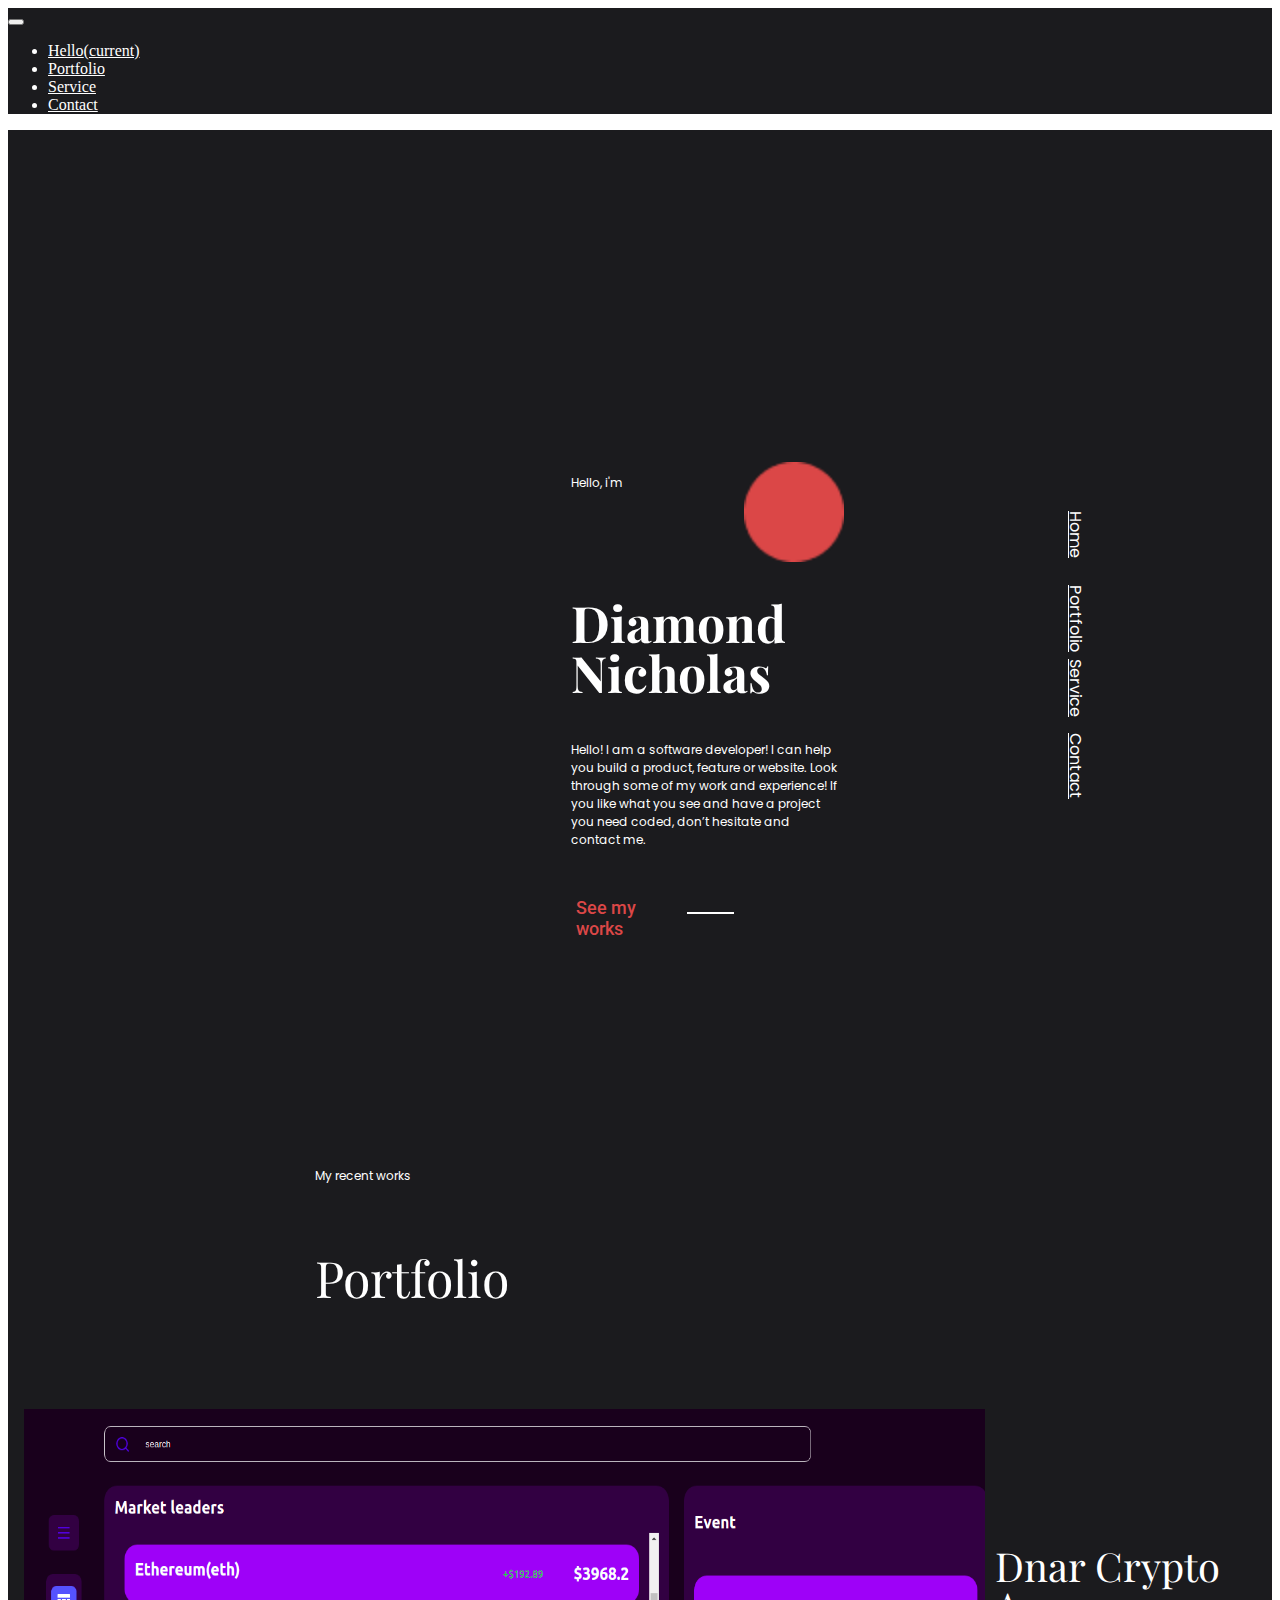
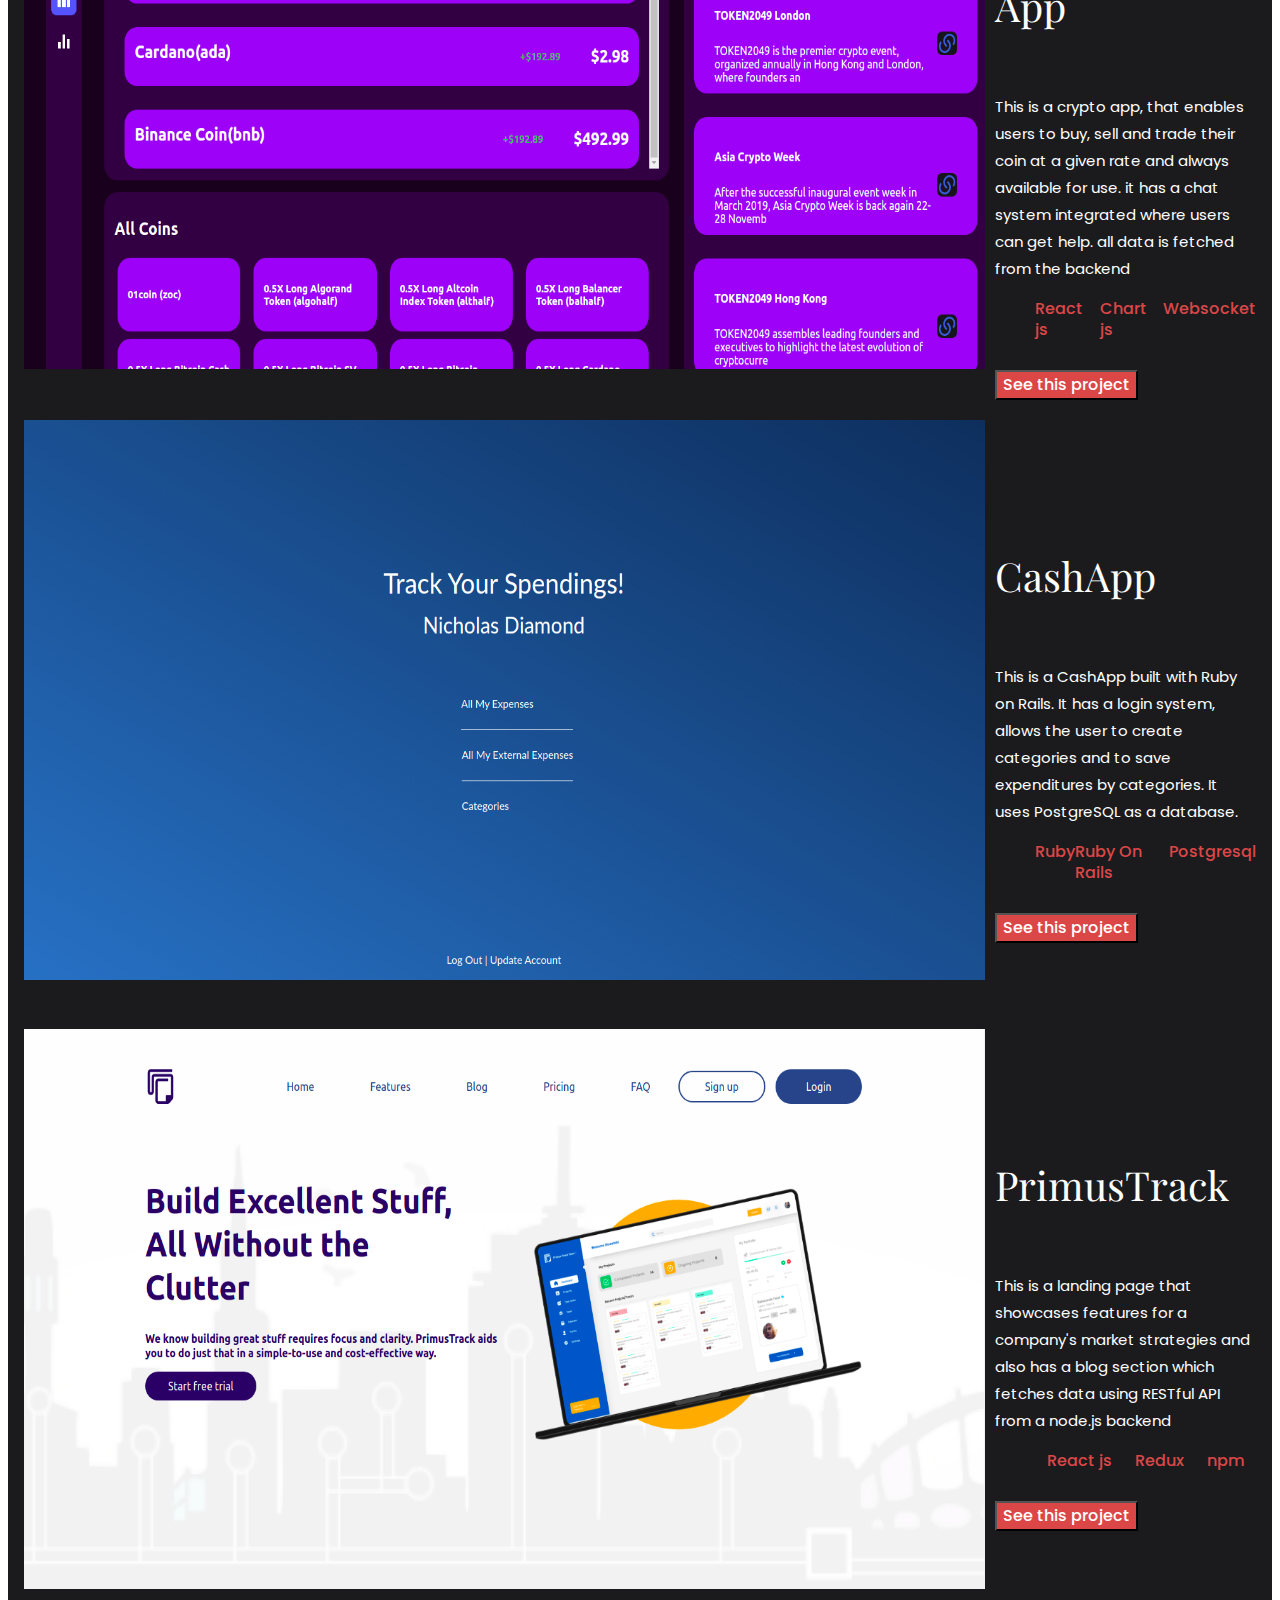
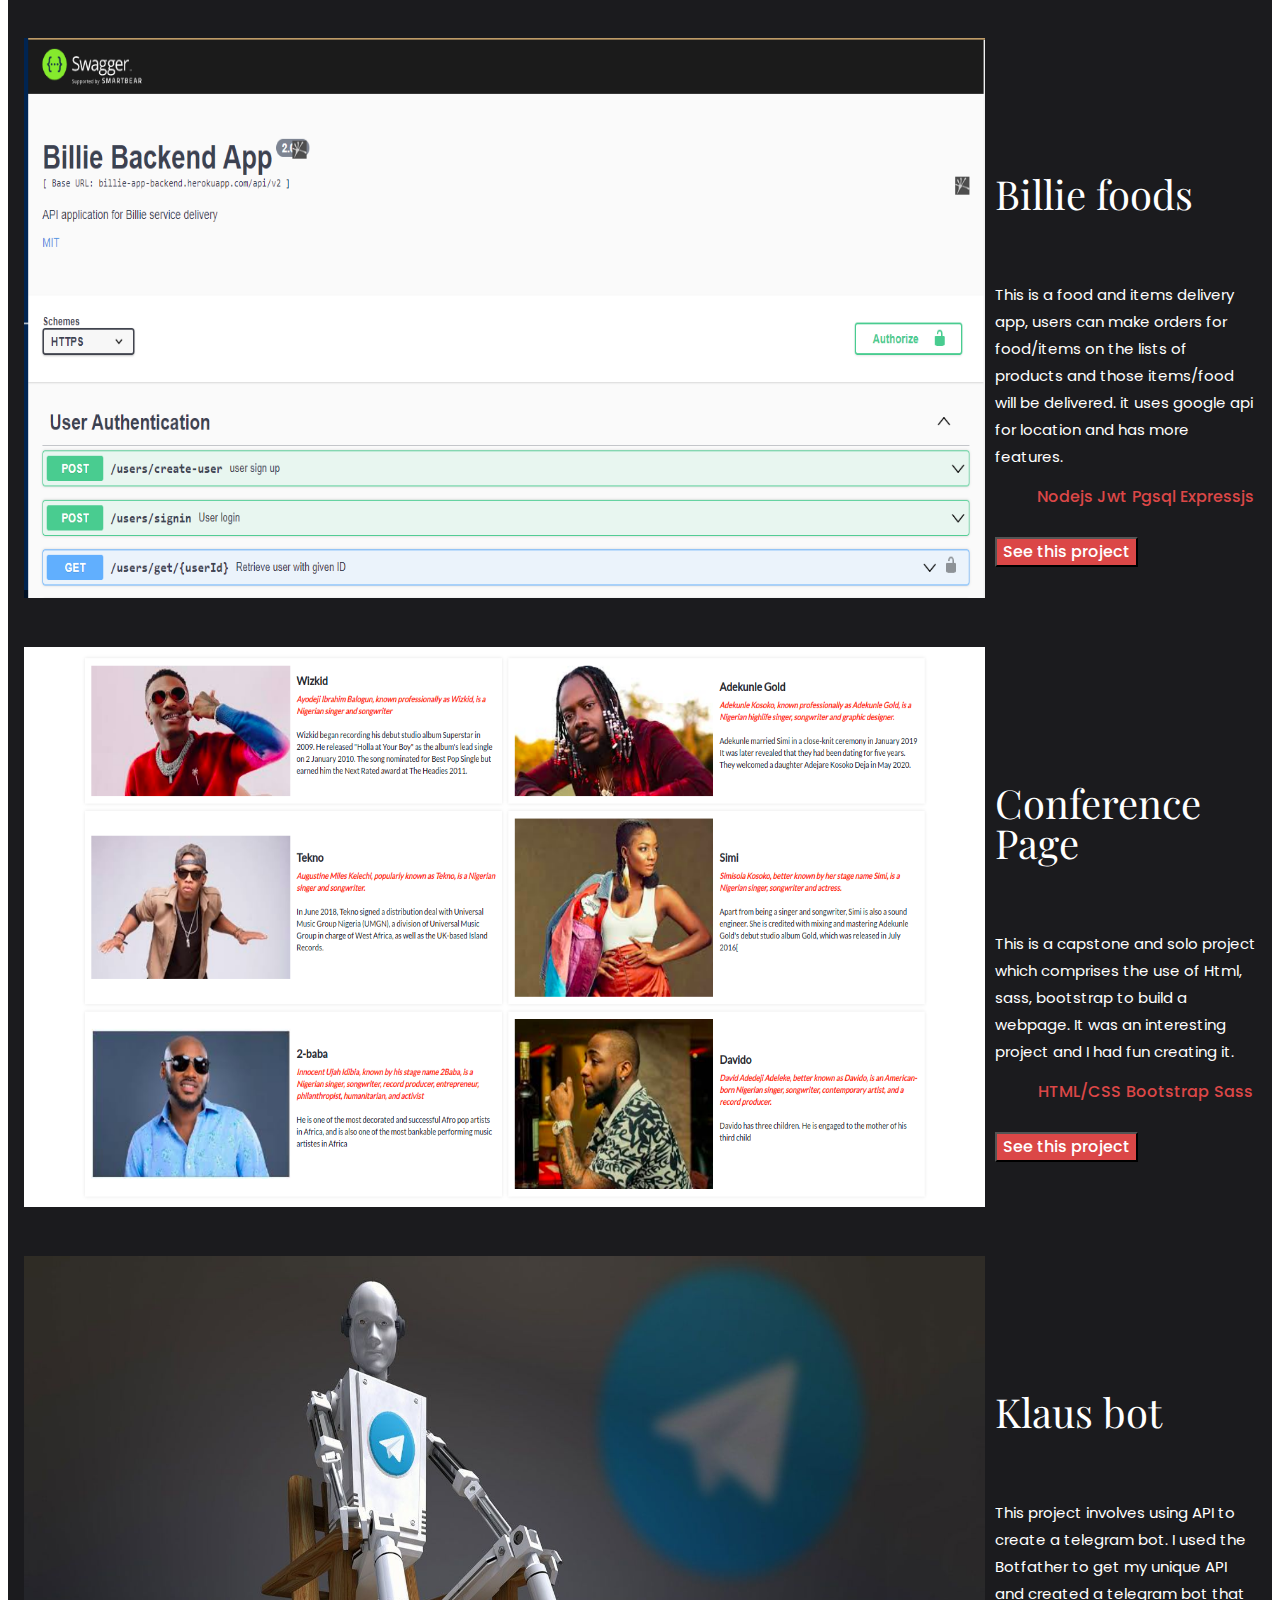
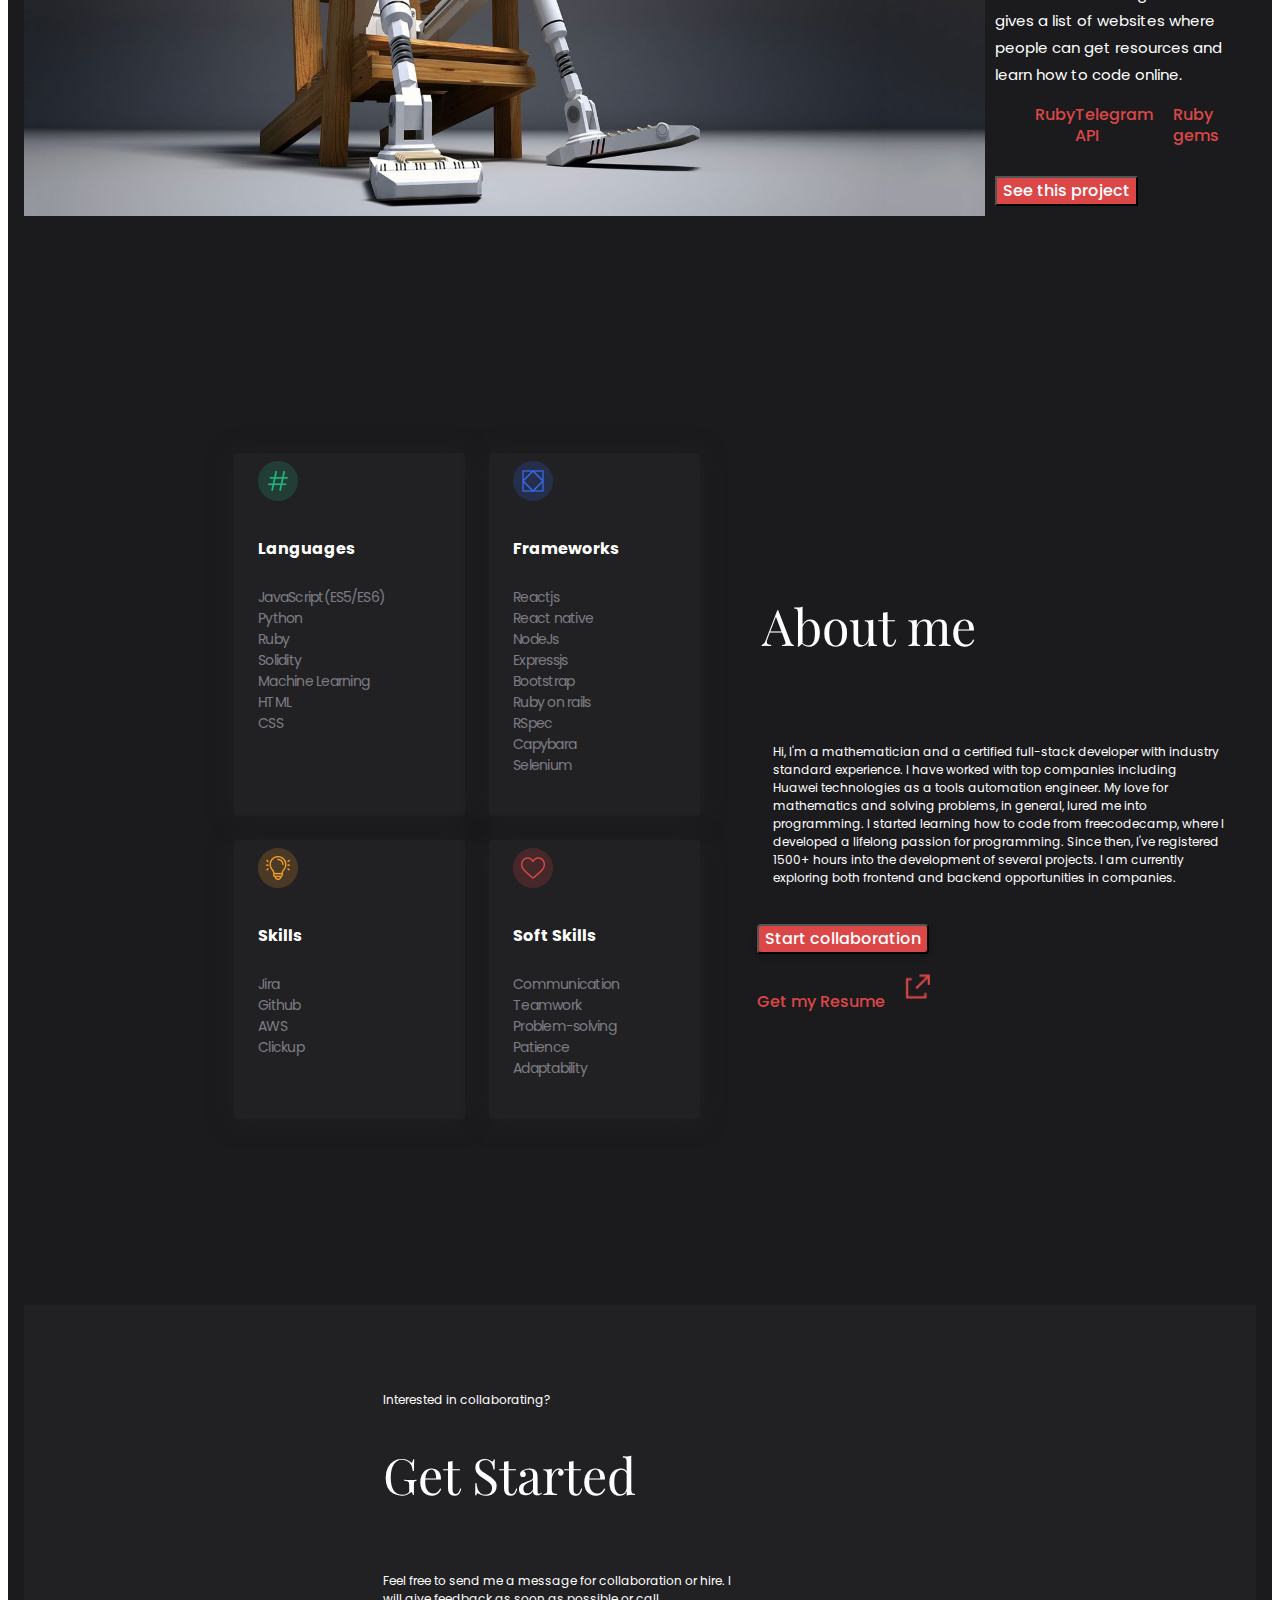
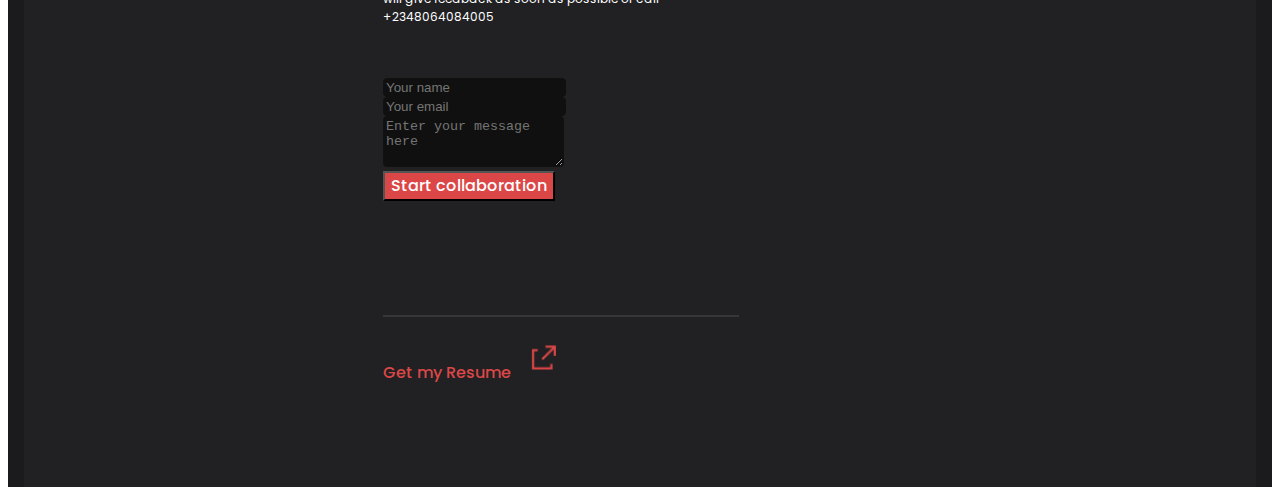
<file: index.html>
<!DOCTYPE html>
<html lang="en">
  <head>
    <meta charset="UTF-8" />
    <meta http-equiv="X-UA-Compatible" content="IE=edge" />
    <meta name="viewport" content="width=device-width, initial-scale=1.0" />
    <link rel="stylesheet" href="./styles.css" />
    <link
      rel="stylesheet"
      href="https://stackpath.bootstrapcdn.com/bootstrap/4.1.3/css/bootstrap.min.css"
      integrity="sha384-MCw98/SFnGE8fJT3GXwEOngsV7Zt27NXFoaoApmYm81iuXoPkFOJwJ8ERdknLPMO"
      crossorigin="anonymous"
    />
    <link
      rel="stylesheet"
      href="https://cdnjs.cloudflare.com/ajax/libs/font-awesome/5.15.3/css/all.min.css"
      integrity="sha512-iBBXm8fW90+nuLcSKlbmrPcLa0OT92xO1BIsZ+ywDWZCvqsWgccV3gFoRBv0z+8dLJgyAHIhR35VZc2oM/gI1w=="
      crossorigin="anonymous"
    />
    <link rel="preconnect" href="https://fonts.gstatic.com" />
    <link
      href="https://fonts.googleapis.com/css2?family=Playfair+Display&display=swap"
      rel="stylesheet"
    />
    <link rel="preconnect" href="https://fonts.gstatic.com" />
    <link
      href="https://fonts.googleapis.com/css2?family=Poppins:wght@200&display=swap"
      rel="stylesheet"
    />
    <link rel="preconnect" href="https://fonts.gstatic.com" />
    <link
      href="https://fonts.googleapis.com/css2?family=Roboto&display=swap"
      rel="stylesheet"
    />
    <title>Portfolio</title>
  </head>
  <body>
    <nav class="navbar navbar-dark mt-3 d-md-none d-lg-none">
      <a class="navbar-brand" href="#"> </a>
      <button
        class="navbar-toggler"
        type="button"
        data-toggle="collapse"
        data-target="#navbar-list"
        aria-controls="navbarNav"
        aria-expanded="false"
        aria-label="Toggle navigation"
      >
        <span class="navbar-toggler-icon"></span>
      </button>
      <div class="collapse navbar-collapse" id="navbar-list">
        <ul class="navbar-nav">
          <li class="nav-item active">
            <a class="nav-link" href="#"
              >Hello<span class="sr-only">(current)</span></a
            >
          </li>
          <li class="nav-item">
            <a class="nav-link" href="#portfolio">Portfolio</a>
          </li>
          <li class="nav-item">
            <a class="nav-link" href="#services">Service</a>
          </li>
          <li class="nav-item">
            <a class="nav-link" href="#contact">Contact</a>
          </li>
        </ul>
      </div>
    </nav>

    <main>
      <div class="main_content">
        <article class="main_article">
          <div class="left">
            <div class="ellipse">
              <p class="main_content_greet">Hello, i'm</p>
              <img src="./assets/images/Ellipse.png" alt="Ellipse" />
            </div>
            <h1 class="main_content_name">
              Diamond <br />
              Nicholas
            </h1>
            <p class="main_content_text">
              Hello! I am a software developer! I can help you build a product,
              feature or website. Look through some of my work and experience!
              If you like what you see and have a project you need coded, don’t
              hesitate and contact me.
            </p>
            <article class="see_my_works">
              <h3>See my works</h3>
              <hr class="border" />
              <div class="icon_links">
                <a href="https://stackoverflow.com/users/14602004/diamond"
                  ><i class="fab fa-stack-overflow works"></i
                ></a>
                <a href="https://github.com/diamond-nicholas"
                  ><i class="fab fa-github works"></i
                ></a>
                <a href="https://twitter.com/diamondnich"
                  ><i class="fab fa-twitter works"></i
                ></a>
                <a href="https://www.linkedin.com/in/diamond-nicholas/"
                  ><i class="fab fa-linkedin works"></i
                ></a>
                <a href="https://angel.co/u/nicholas-diamond-2"
                  ><i class="fab fa-angellist works"></i
                ></a>
              </div>
            </article>
            <section id="portfolio" class="recent_works">
              <p>My recent works</p>
              <h4>Portfolio</h4>
            </section>
          </div>
          <aside class="desktop_nav d-none d-md-block d-lg-block d-xl-block">
            <ul>
              <a href="#"><li>Home</li></a>
              <a href="#portfolio"><li>Portfolio</li></a>
              <a href="#services"><li>Service</li></a>
              <a href="#contact"><li>Contact</li></a>
            </ul>
          </aside>
        </article>
        <section class="showcase_card">
          <!-- dnar  -->
          <article class="showcase_story">
            <aside class="story_main">
              <img src="./assets/images/dnar.png" alt="" class="story_left" />
              <div class="story_right">
                <h5>Dnar Crypto App</h5>
                <p>
                  This is a crypto app, that enables users to buy, sell and
                  trade their coin at a given rate and always available for use.
                  it has a chat system integrated where users can get help. all
                  data is fetched from the backend
                </p>
                <ul class="showcase_card_tech">
                  <li class="showcase_card_list">React js</li>
                  <li class="showcase_card_list">Chart js</li>
                  <li class="showcase_card_list">Websocket</li>
                </ul>
                <a href="./showpage/show6.html">
                  <button type="button" class="btn showcase_button">
                    See this project
                    <i class="fas fa-long-arrow-alt-right"></i></button
                ></a>
              </div>
            </aside>
          </article>

          <!-- end of dnar -->

          <article class="showcase_story">
            <aside class="story_main">
              <img
                src="./assets/images/cashapp_new1.png"
                alt=""
                class="story_left"
              />
              <div class="story_right">
                <h5>CashApp</h5>
                <p>
                  This is a CashApp built with Ruby on Rails. It has a login
                  system, allows the user to create categories and to save
                  expenditures by categories. It uses PostgreSQL as a database.
                </p>
                <ul class="showcase_card_tech">
                  <li class="showcase_card_list">Ruby</li>
                  <li class="showcase_card_list">Ruby On Rails</li>
                  <li class="showcase_card_list">Postgresql</li>
                </ul>
                <a href="./showpage/show1.html">
                  <button type="button" class="btn showcase_button">
                    See this project
                    <i class="fas fa-long-arrow-alt-right"></i></button
                ></a>
              </div>
            </aside>
          </article>
          <hr class="border2" />
          <article class="showcase_story">
            <aside class="story_main">
              <img
                src="./assets/images/React_landingPage.png"
                alt=""
                class="story_left"
              />
              <div class="story_right">
                <h5>PrimusTrack</h5>
                <p>
                  This is a landing page that showcases features for a company's
                  market strategies and also has a blog section which fetches
                  data using RESTful API from a node.js backend
                </p>
                <ul class="showcase_card_tech">
                  <li class="showcase_card_list">React js</li>
                  <li class="showcase_card_list">Redux</li>
                  <li class="showcase_card_list">npm</li>
                </ul>
                <a href="./showpage/show2.html">
                  <button type="button" class="btn showcase_button">
                    See this project
                    <i class="fas fa-long-arrow-alt-right"></i></button
                ></a>
              </div>
            </aside>
          </article>
          <hr class="border2" />
          <article class="showcase_story">
            <aside class="story_main">
              <img src="./assets/images/billie.png" alt="" class="story_left" />
              <div class="story_right">
                <h5>Billie foods</h5>
                <p>
                  This is a food and items delivery app, users can make orders
                  for food/items on the lists of products and those items/food
                  will be delivered. it uses google api for location and has
                  more features.
                </p>
                <ul class="showcase_card_tech">
                  <li class="showcase_card_list">Nodejs</li>
                  <li class="showcase_card_list">Jwt</li>
                  <li class="showcase_card_list">Pgsql</li>
                  <li class="showcase_card_list">Expressjs</li>
                </ul>
                <a href="./showpage/show3.html">
                  <button type="button" class="btn showcase_button">
                    See this project
                    <i class="fas fa-long-arrow-alt-right"></i></button
                ></a>
              </div>
            </aside>
          </article>
          <hr class="border2" />
          <article class="showcase_story">
            <aside class="story_main">
              <img
                src="./assets/images/conference_page.png"
                alt=""
                class="story_left"
              />
              <div class="story_right">
                <h5>Conference Page</h5>
                <p>
                  This is a capstone and solo project which comprises the use of
                  Html, sass, bootstrap to build a webpage. It was an
                  interesting project and I had fun creating it.
                </p>
                <ul class="showcase_card_tech">
                  <li class="showcase_card_list">HTML/CSS</li>
                  <li class="showcase_card_list">Bootstrap</li>
                  <li class="showcase_card_list">Sass</li>
                </ul>
                <a href="./showpage/show4.html">
                  <button type="button" class="btn showcase_button">
                    See this project
                    <i class="fas fa-long-arrow-alt-right"></i></button
                ></a>
              </div>
            </aside>
          </article>
          <hr class="border2" />
          <article class="showcase_story">
            <aside class="story_main">
              <img src="./assets/images/bot3.jpg" alt="" class="story_left" />
              <div class="story_right">
                <h5>Klaus bot</h5>
                <p>
                  This project involves using API to create a telegram bot. I
                  used the Botfather to get my unique API and created a telegram
                  bot that gives a list of websites where people can get
                  resources and learn how to code online.
                </p>
                <ul class="showcase_card_tech">
                  <li class="showcase_card_list">Ruby</li>
                  <li class="showcase_card_list">Telegram API</li>
                  <li class="showcase_card_list">Ruby gems</li>
                </ul>
                <a href="./showpage/show5.html">
                  <button type="button" class="btn showcase_button">
                    See this project
                    <i class="fas fa-long-arrow-alt-right"></i></button
                ></a>
              </div>
            </aside>
          </article>
          <hr class="border2" />
        </section>
        <div class="order" id="services">
          <section class="about_me main_content">
            <article class="about_me_header">
              <p class="first"></p>
              <h2>About me</h2>
              <p class="details">
                Hi, I'm a mathematician and a certified full-stack developer
                with industry standard experience. I have worked with top
                companies including Huawei technologies as a tools automation
                engineer. My love for mathematics and solving problems, in
                general, lured me into programming. I started learning how to
                code from freecodecamp, where I developed a lifelong passion for
                programming. Since then, I've registered 1500+ hours into the
                development of several projects. I am currently exploring both
                frontend and backend opportunities in companies.
              </p>
              <div class="collaboration d-md-none d-lg-none">
                <button type="button" class="btn btn-block">
                  Start collaboration
                </button>
              </div>
              <article class="resume d-none d-md-block d-lg-block d-xl-block">
                <p>Get my Resume</p>
                <a href="./assets/images/resume.pdf"
                  ><img src="./assets/images/Union.png" alt=""
                /></a>
              </article>
            </article>
          </section>
          <section class="skills">
            <article class="skills_card">
              <img class="icon" src="./assets/images/icon.png" alt="icon" />
              <h6>Languages</h6>
              <ul>
                <li>JavaScript(ES5/ES6)</li>
                <li>Python</li>
                <li>Ruby</li>
                <li>Solidity</li>
                <li>Machine Learning</li>
                <li>HTML</li>
                <li>CSS</li>
              </ul>
            </article>
            <article class="skills_card">
              <img class="icon" src="./assets/images/icon2.png" alt="icon" />
              <h6>Frameworks</h6>
              <ul>
                <li>Reactjs</li>
                <li>React native</li>
                <li>NodeJs</li>
                <li>Expressjs</li>
                <li>Bootstrap</li>
                <li>Ruby on rails</li>
                <li>RSpec</li>
                <li>Capybara</li>
                <li>Selenium</li>
              </ul>
            </article>
            <article class="skills_card">
              <img class="icon" src="./assets/images/icon3.png" alt="icon" />
              <h6>Skills</h6>
              <ul>
                <li>Jira</li>
                <li>Github</li>
                <li>AWS</li>
                <li>Clickup</li>
              </ul>
            </article>
            <article class="skills_card">
              <img class="icon" src="./assets/images/icon4.png" alt="icon" />
              <h6>Soft Skills</h6>
              <ul>
                <li>Communication</li>
                <li>Teamwork</li>
                <li>Problem-solving</li>
                <li>Patience</li>
                <li>Adaptability</li>
              </ul>
            </article>
          </section>
        </div>
        <section class="get_started" id="contact">
          <p class="get_started_interest">Interested in collaborating?</p>
          <h2 class="get_started_header">Get Started</h2>
          <p class="get_started_description">
            Feel free to send me a message for collaboration or hire. I will
            give feedback as soon as possible or call +2348064084005
          </p>
          <form class="get_started_form">
            <div class="form-group name_form">
              <label for="name2"></label>
              <input
                type="name"
                class="form-control"
                id="name2"
                placeholder="Your name"
              />
            </div>

            <div class="form-group email_from">
              <label for="email2"></label>
              <input
                type="email"
                class="form-control"
                id="email2"
                aria-describedby="emailHelp"
                placeholder="Your email"
              />
            </div>

            <div class="form-group">
              <label for="description1"></label>
              <textarea
                class="form-control"
                id="description1"
                rows="3"
                placeholder="Enter your message here"
              ></textarea>
            </div>

            <button type="submit" class="btn btn-block get_started_btn">
              Start collaboration
            </button>
          </form>
          <hr class="get_started_line" />
          <article class="resume">
            <p>Get my Resume</p>
            <a href="./assets/images/resume.pdf"
              ><img src="./assets/images/Union.png" alt=""
            /></a>
          </article>
          <div class="icon_links2">
            <a href="https://stackoverflow.com/users/14602004/diamond"
              ><i class="fab fa-stack-overflow works"></i
            ></a>
            <a href="https://github.com/diamond-nicholas"
              ><i class="fab fa-github works"></i
            ></a>
            <a href="https://twitter.com/diamondnich"
              ><i class="fab fa-twitter works"></i
            ></a>
            <a href="https://www.linkedin.com/in/diamond-nicholas/"
              ><i class="fab fa-linkedin works"></i
            ></a>
            <a href="https://angel.co/u/nicholas-diamond-2"
              ><i class="fab fa-angellist works"></i
            ></a>
          </div>
        </section>
      </div>
    </main>

    <script
      src="https://code.jquery.com/jquery-3.3.1.slim.min.js"
      integrity="sha384-q8i/X+965DzO0rT7abK41JStQIAqVgRVzpbzo5smXKp4YfRvH+8abtTE1Pi6jizo"
      crossorigin="anonymous"
    ></script>
    <script
      src="https://cdnjs.cloudflare.com/ajax/libs/popper.js/1.14.3/umd/popper.min.js"
      integrity="sha384-ZMP7rVo3mIykV+2+9J3UJ46jBk0WLaUAdn689aCwoqbBJiSnjAK/l8WvCWPIPm49"
      crossorigin="anonymous"
    ></script>
    <script
      src="https://stackpath.bootstrapcdn.com/bootstrap/4.1.3/js/bootstrap.min.js"
      integrity="sha384-ChfqqxuZUCnJSK3+MXmPNIyE6ZbWh2IMqE241rYiqJxyMiZ6OW/JmZQ5stwEULTy"
      crossorigin="anonymous"
    ></script>
  </body>
</html>
</file>
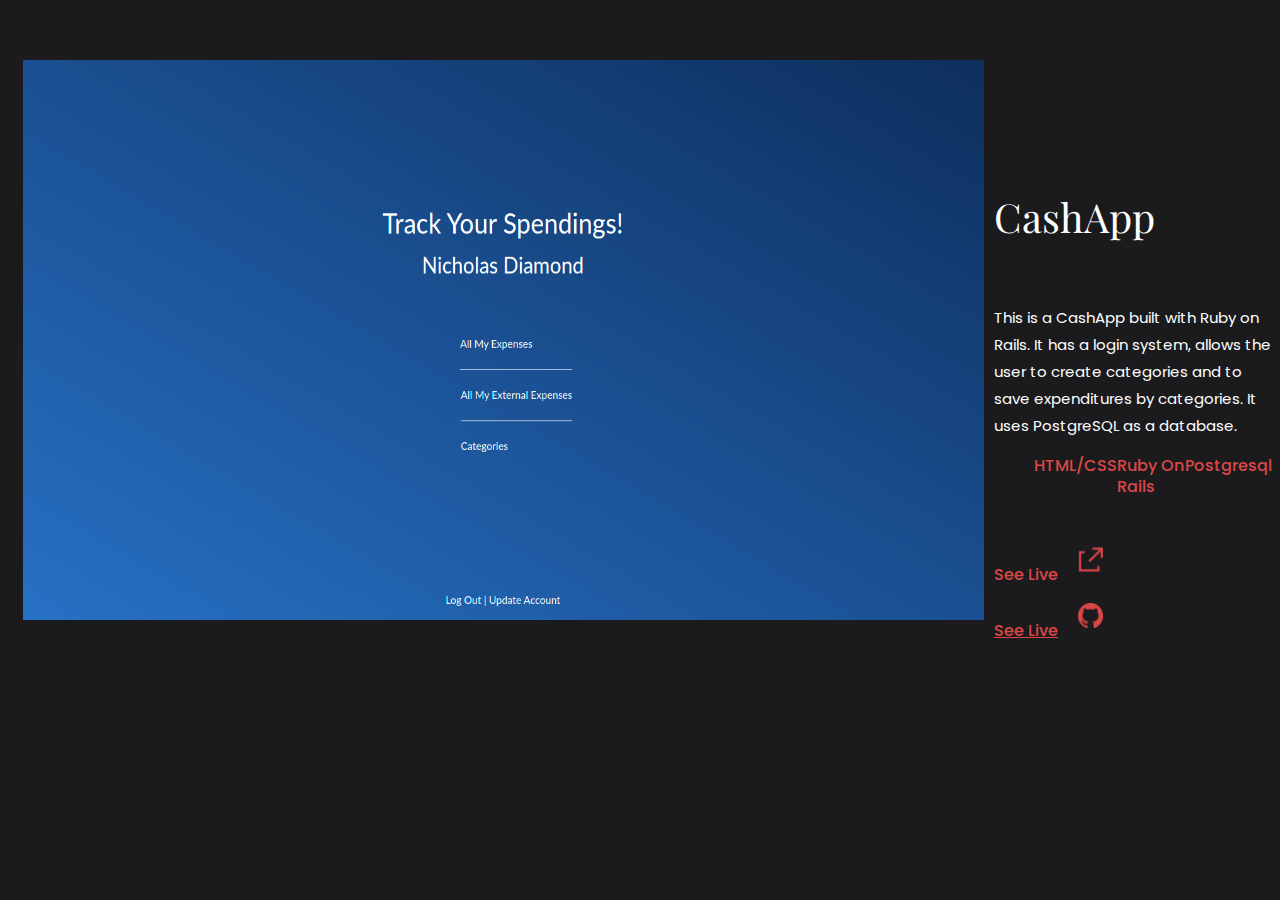
<file: showpage/show1.html>
<!DOCTYPE html>
<html lang="en">
<head>
    <meta charset="UTF-8">
    <meta http-equiv="X-UA-Compatible" content="IE=edge">
    <meta name="viewport" content="width=device-width, initial-scale=1.0">
    <link rel="stylesheet" href="https://stackpath.bootstrapcdn.com/bootstrap/4.1.3/css/bootstrap.min.css" integrity="sha384-MCw98/SFnGE8fJT3GXwEOngsV7Zt27NXFoaoApmYm81iuXoPkFOJwJ8ERdknLPMO" crossorigin="anonymous">
    <link rel="stylesheet" href="https://cdnjs.cloudflare.com/ajax/libs/font-awesome/5.15.3/css/all.min.css" integrity="sha512-iBBXm8fW90+nuLcSKlbmrPcLa0OT92xO1BIsZ+ywDWZCvqsWgccV3gFoRBv0z+8dLJgyAHIhR35VZc2oM/gI1w==" crossorigin="anonymous" />
    <link rel="preconnect" href="https://fonts.gstatic.com">
    <link href="https://fonts.googleapis.com/css2?family=Playfair+Display&display=swap" rel="stylesheet">
    <link rel="preconnect" href="https://fonts.gstatic.com">
    <link href="https://fonts.googleapis.com/css2?family=Poppins:wght@200&display=swap" rel="stylesheet">
    <link rel="preconnect" href="https://fonts.gstatic.com">
    <link href="https://fonts.googleapis.com/css2?family=Roboto&display=swap" rel="stylesheet">
    <link rel="stylesheet" href="../styles.css">
    <link rel="stylesheet" href="./show.css">
    <title>Show</title>
</head>
<body>
    <section class="project">
        <section class="showcase_card">
            <article class="showcase_story">
               <aside class="story_main">
                   <img src="../assets/images/cashapp_new1.png" alt="" class="story_left pro">
                   <div class="story_right">
                    <h5>CashApp</h5>
                    <p>This is a CashApp built with Ruby on Rails. It has a login system, allows the user to create categories and to save expenditures by categories. It uses PostgreSQL as a database.</p>
                    <ul class="showcase_card_tech">
                        <li class="showcase_card_list">
                            HTML/CSS
                        </li>
                        <li class="showcase_card_list">
                            Ruby On Rails
                        </li>
                        <li class="showcase_card_list">
                            Postgresql
                        </li>
                    </ul>
                        <aside class="live">
                            <p>See Live</p>
                            <a href="https://immense-escarpment-87964.herokuapp.com/"> <img src="../assets/images/Union.png" alt=""></a>
                        </aside>
                        <aside class="source_code">
                            <p class="active">See Live</p>
                            <a href="https://github.com/diamond-nicholas/cash_app"><img src="../assets/images/github_icon.png" alt=""></a>
                        </aside>
                   </div>
               </aside>
            </article>
        </section>
    </section>
</body>
</html>
</file>
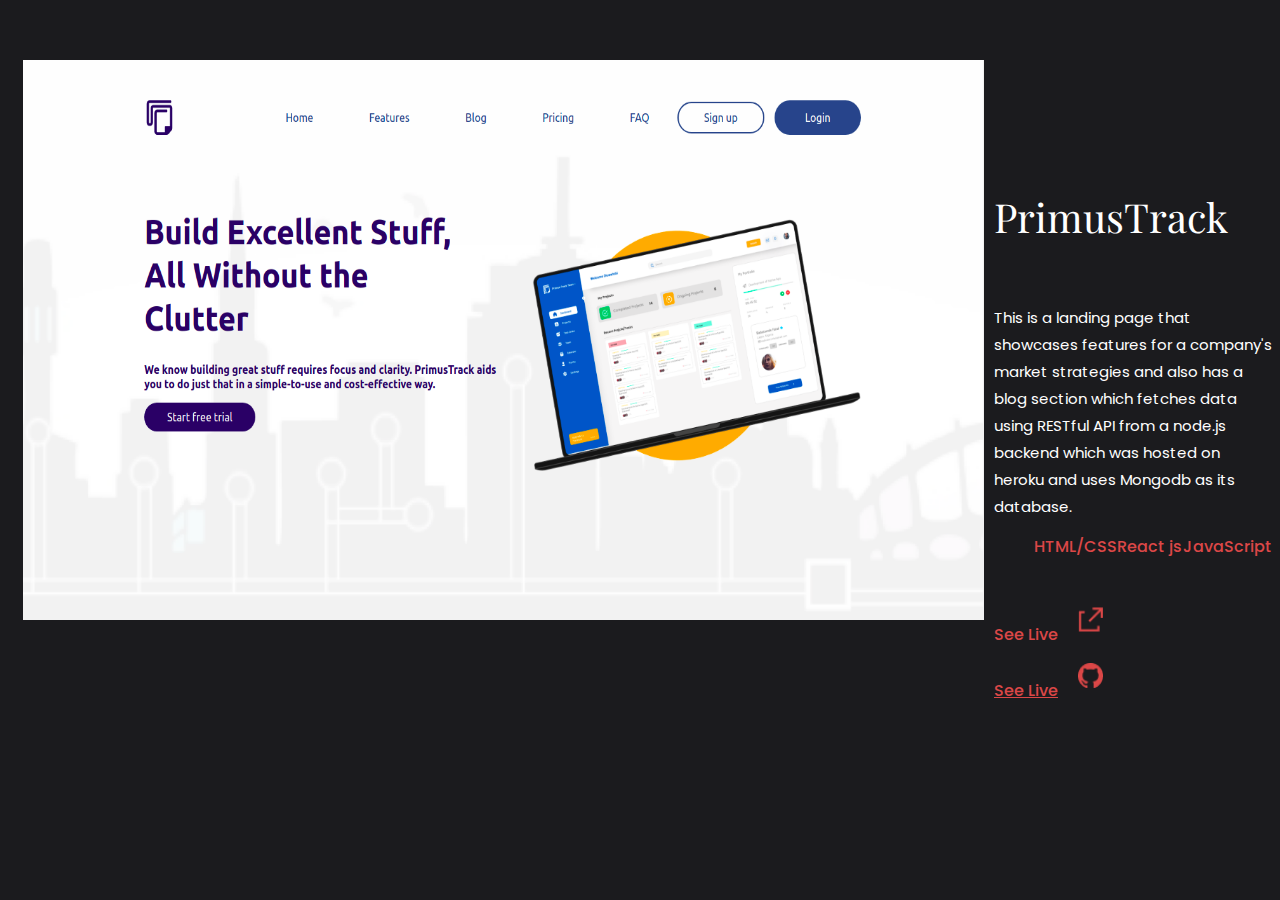
<file: showpage/show2.html>
<!DOCTYPE html>
<html lang="en">
<head>
    <meta charset="UTF-8">
    <meta http-equiv="X-UA-Compatible" content="IE=edge">
    <meta name="viewport" content="width=device-width, initial-scale=1.0">
    <link rel="stylesheet" href="https://stackpath.bootstrapcdn.com/bootstrap/4.1.3/css/bootstrap.min.css" integrity="sha384-MCw98/SFnGE8fJT3GXwEOngsV7Zt27NXFoaoApmYm81iuXoPkFOJwJ8ERdknLPMO" crossorigin="anonymous">
    <link rel="stylesheet" href="https://cdnjs.cloudflare.com/ajax/libs/font-awesome/5.15.3/css/all.min.css" integrity="sha512-iBBXm8fW90+nuLcSKlbmrPcLa0OT92xO1BIsZ+ywDWZCvqsWgccV3gFoRBv0z+8dLJgyAHIhR35VZc2oM/gI1w==" crossorigin="anonymous" />
    <link rel="preconnect" href="https://fonts.gstatic.com">
    <link href="https://fonts.googleapis.com/css2?family=Playfair+Display&display=swap" rel="stylesheet">
    <link rel="preconnect" href="https://fonts.gstatic.com">
    <link href="https://fonts.googleapis.com/css2?family=Poppins:wght@200&display=swap" rel="stylesheet">
    <link rel="preconnect" href="https://fonts.gstatic.com">
    <link href="https://fonts.googleapis.com/css2?family=Roboto&display=swap" rel="stylesheet">
    <link rel="stylesheet" href="../styles.css">
    <link rel="stylesheet" href="./show.css">
    <title>Show</title>
</head>
<body>
    <section class="project">
        <section class="showcase_card">
            <article class="showcase_story">
               <aside class="story_main">
                   <img src="../assets/images/React_landingPage.png" alt="" class="story_left pro">
                   <div class="story_right">
                    <h5>PrimusTrack</h5>
                    <p>This is a landing page that showcases features for a company's market strategies and also has a blog section which fetches data using RESTful API from a node.js backend which was hosted on heroku and uses Mongodb as its database.</p>
                    <ul class="showcase_card_tech">
                        <li class="showcase_card_list">
                            HTML/CSS
                        </li>
                        <li class="showcase_card_list">
                            React js
                        </li>
                        <li class="showcase_card_list">
                            JavaScript
                        </li>
                    </ul>
                        <aside class="live">
                            <p>See Live</p>
                            <a href="https://react-landing-page-i1behvhki-diamond-nicholas.vercel.app/"><img src="../assets/images/Union.png" alt=""></a>
                        </aside>
                        <aside class="source_code">
                            <p class="active">See Live</p>
                            <a href="https://github.com/diamond-nicholas/react-landing-page"><img src="../assets/images/github_icon.png" alt=""></a>
                        </aside>
                   </div>
               </aside>
            </article>
        </section>
    </section>
</body>
</html>
</file>
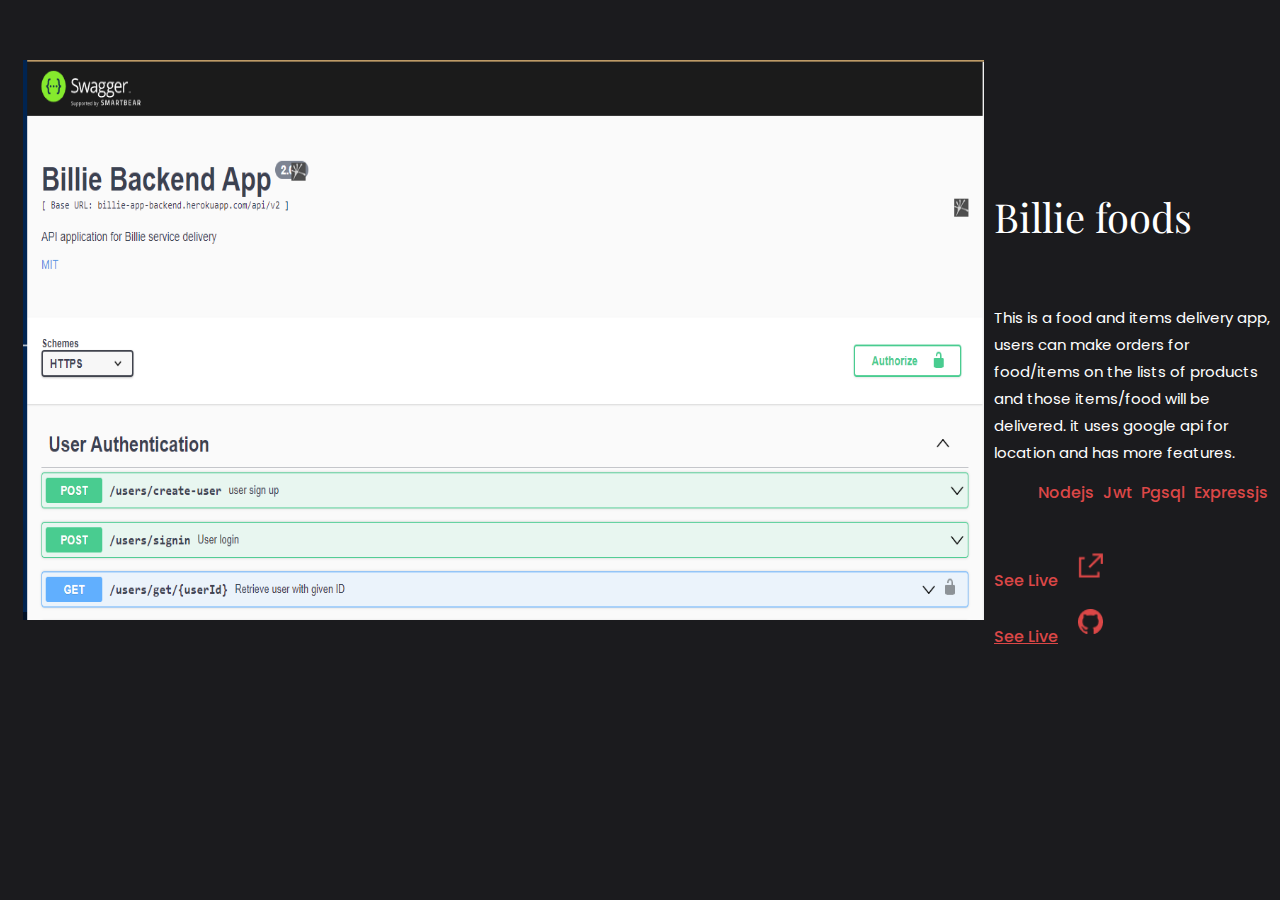
<file: showpage/show3.html>
<!DOCTYPE html>
<html lang="en">
  <head>
    <meta charset="UTF-8" />
    <meta http-equiv="X-UA-Compatible" content="IE=edge" />
    <meta name="viewport" content="width=device-width, initial-scale=1.0" />
    <link
      rel="stylesheet"
      href="https://stackpath.bootstrapcdn.com/bootstrap/4.1.3/css/bootstrap.min.css"
      integrity="sha384-MCw98/SFnGE8fJT3GXwEOngsV7Zt27NXFoaoApmYm81iuXoPkFOJwJ8ERdknLPMO"
      crossorigin="anonymous"
    />
    <link
      rel="stylesheet"
      href="https://cdnjs.cloudflare.com/ajax/libs/font-awesome/5.15.3/css/all.min.css"
      integrity="sha512-iBBXm8fW90+nuLcSKlbmrPcLa0OT92xO1BIsZ+ywDWZCvqsWgccV3gFoRBv0z+8dLJgyAHIhR35VZc2oM/gI1w=="
      crossorigin="anonymous"
    />
    <link rel="preconnect" href="https://fonts.gstatic.com" />
    <link
      href="https://fonts.googleapis.com/css2?family=Playfair+Display&display=swap"
      rel="stylesheet"
    />
    <link rel="preconnect" href="https://fonts.gstatic.com" />
    <link
      href="https://fonts.googleapis.com/css2?family=Poppins:wght@200&display=swap"
      rel="stylesheet"
    />
    <link rel="preconnect" href="https://fonts.gstatic.com" />
    <link
      href="https://fonts.googleapis.com/css2?family=Roboto&display=swap"
      rel="stylesheet"
    />
    <link rel="stylesheet" href="../styles.css" />
    <link rel="stylesheet" href="./show.css" />
    <title>Show</title>
  </head>
  <body>
    <section class="project">
      <section class="showcase_card">
        <article class="showcase_story">
          <aside class="story_main">
            <img
              src="../assets/images/billie.png"
              alt=""
              class="story_left pro"
            />
            <div class="story_right">
              <h5>Billie foods</h5>
              <p>
                This is a food and items delivery app, users can make orders for
                food/items on the lists of products and those items/food will be
                delivered. it uses google api for location and has more
                features.
              </p>
              <ul class="showcase_card_tech">
                <li class="showcase_card_list">Nodejs</li>
                <li class="showcase_card_list">Jwt</li>
                <li class="showcase_card_list">Pgsql</li>
                <li class="showcase_card_list">Expressjs</li>
              </ul>
              <aside class="live">
                <p>See Live</p>
                <a href="https://github.com/diamond-nicholas/billie_backend_app"
                  ><img src="../assets/images/Union.png" alt=""
                /></a>
              </aside>
              <aside class="source_code">
                <p class="active">See Live</p>
                <a href="https://github.com/diamond-nicholas/billie_backend_app"
                  ><img src="../assets/images/github_icon.png" alt=""
                /></a>
              </aside>
            </div>
          </aside>
        </article>
      </section>
    </section>
  </body>
</html>
</file>
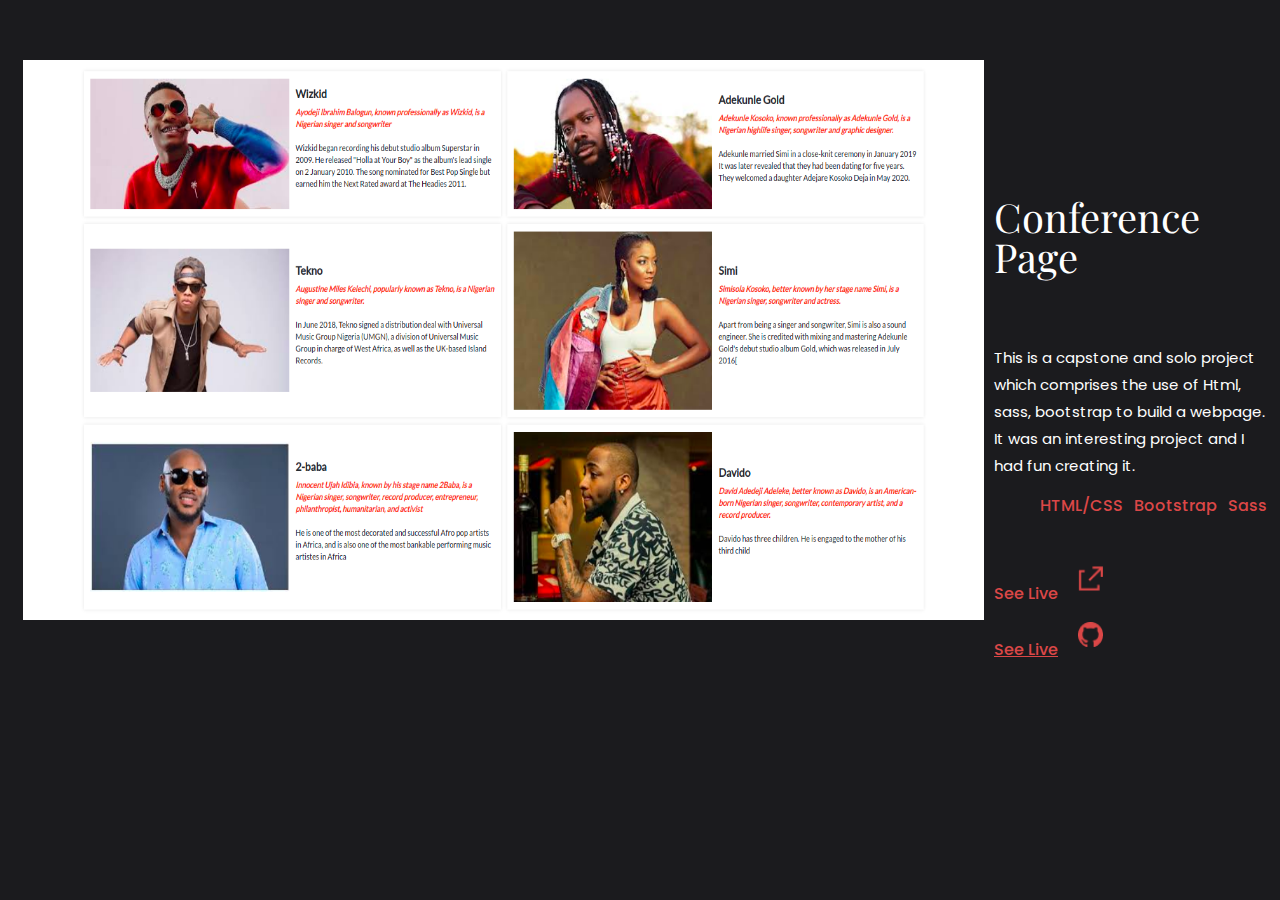
<file: showpage/show4.html>
<!DOCTYPE html>
<html lang="en">
<head>
    <meta charset="UTF-8">
    <meta http-equiv="X-UA-Compatible" content="IE=edge">
    <meta name="viewport" content="width=device-width, initial-scale=1.0">
    <link rel="stylesheet" href="https://stackpath.bootstrapcdn.com/bootstrap/4.1.3/css/bootstrap.min.css" integrity="sha384-MCw98/SFnGE8fJT3GXwEOngsV7Zt27NXFoaoApmYm81iuXoPkFOJwJ8ERdknLPMO" crossorigin="anonymous">
    <link rel="stylesheet" href="https://cdnjs.cloudflare.com/ajax/libs/font-awesome/5.15.3/css/all.min.css" integrity="sha512-iBBXm8fW90+nuLcSKlbmrPcLa0OT92xO1BIsZ+ywDWZCvqsWgccV3gFoRBv0z+8dLJgyAHIhR35VZc2oM/gI1w==" crossorigin="anonymous" />
    <link rel="preconnect" href="https://fonts.gstatic.com">
    <link href="https://fonts.googleapis.com/css2?family=Playfair+Display&display=swap" rel="stylesheet">
    <link rel="preconnect" href="https://fonts.gstatic.com">
    <link href="https://fonts.googleapis.com/css2?family=Poppins:wght@200&display=swap" rel="stylesheet">
    <link rel="preconnect" href="https://fonts.gstatic.com">
    <link href="https://fonts.googleapis.com/css2?family=Roboto&display=swap" rel="stylesheet">
    <link rel="stylesheet" href="../styles.css">
    <link rel="stylesheet" href="./show.css">
    <title>Show</title>
</head>
<body>
    <section class="project">
        <section class="showcase_card">
            <article class="showcase_story">
               <aside class="story_main">
                   <img src="../assets/images/conference_page.png" alt="" class="story_left pro">
                   <div class="story_right">
                    <h5>Conference Page</h5>
                    <p>This is a capstone and solo project which comprises the use of Html, sass, bootstrap to build a webpage. It was an interesting project and I had fun creating it.</p>
                    <ul class="showcase_card_tech">
                        <li class="showcase_card_list">
                            HTML/CSS
                        </li>
                        <li class="showcase_card_list">
                            Bootstrap
                        </li>
                        <li class="showcase_card_list">
                            Sass
                        </li>
                    </ul>
                        <aside class="live">
                            <p>See Live</p>
                            <a href="https://diamond-nicholas.github.io/Conference-Page--Capstone/"><img src="../assets/images/Union.png" alt=""></a>
                        </aside>
                        <aside class="source_code">
                            <p class="active">See Live</p>
                            <a href="https://github.com/diamond-nicholas/Conference-Page--Capstone"><img src="../assets/images/github_icon.png" alt=""></a>
                        </aside>
                   </div>
               </aside>
            </article>
        </section>
    </section>
</body>
</html>
</file>
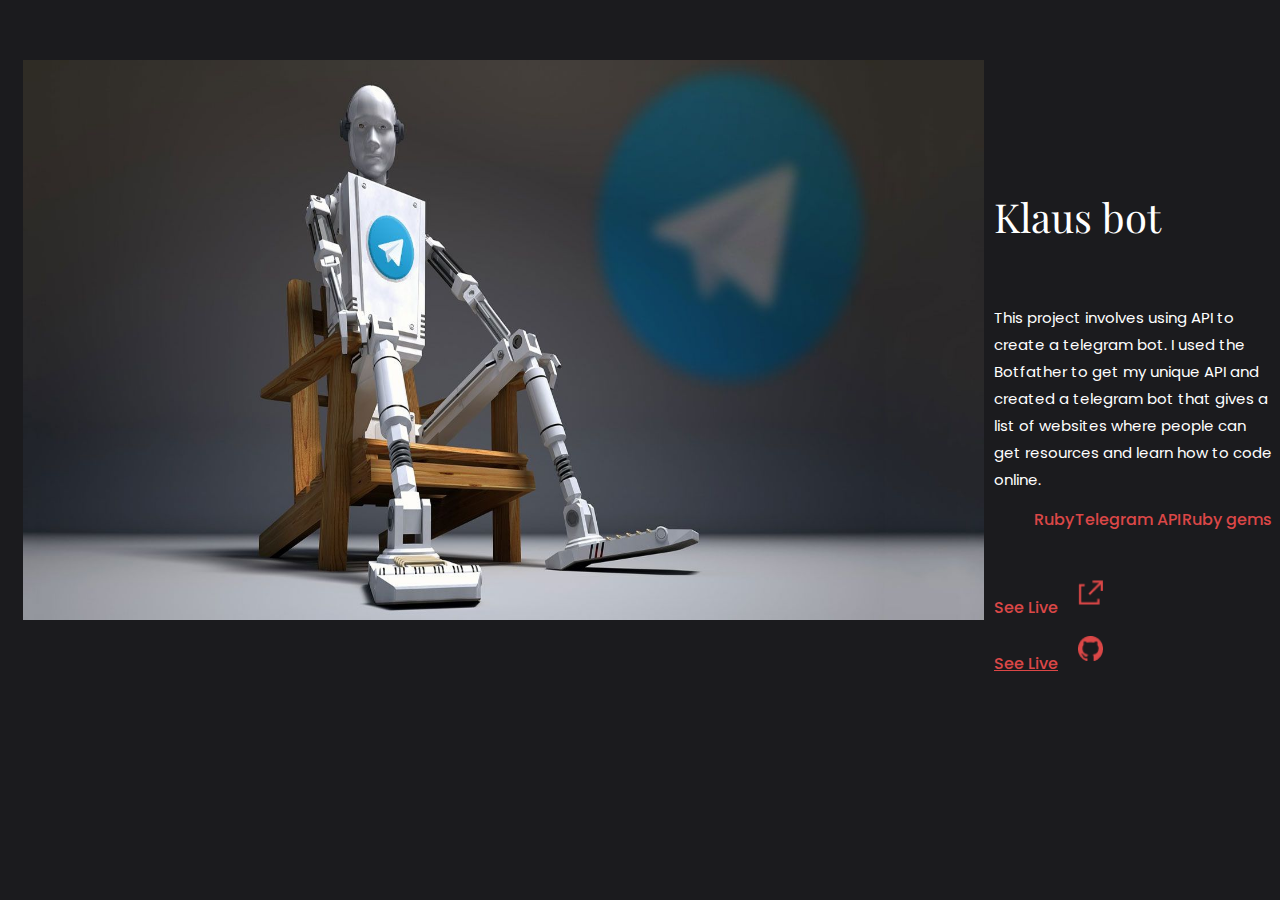
<file: showpage/show5.html>
<!DOCTYPE html>
<html lang="en">
<head>
    <meta charset="UTF-8">
    <meta http-equiv="X-UA-Compatible" content="IE=edge">
    <meta name="viewport" content="width=device-width, initial-scale=1.0">
    <link rel="stylesheet" href="https://stackpath.bootstrapcdn.com/bootstrap/4.1.3/css/bootstrap.min.css" integrity="sha384-MCw98/SFnGE8fJT3GXwEOngsV7Zt27NXFoaoApmYm81iuXoPkFOJwJ8ERdknLPMO" crossorigin="anonymous">
    <link rel="stylesheet" href="https://cdnjs.cloudflare.com/ajax/libs/font-awesome/5.15.3/css/all.min.css" integrity="sha512-iBBXm8fW90+nuLcSKlbmrPcLa0OT92xO1BIsZ+ywDWZCvqsWgccV3gFoRBv0z+8dLJgyAHIhR35VZc2oM/gI1w==" crossorigin="anonymous" />
    <link rel="preconnect" href="https://fonts.gstatic.com">
    <link href="https://fonts.googleapis.com/css2?family=Playfair+Display&display=swap" rel="stylesheet">
    <link rel="preconnect" href="https://fonts.gstatic.com">
    <link href="https://fonts.googleapis.com/css2?family=Poppins:wght@200&display=swap" rel="stylesheet">
    <link rel="preconnect" href="https://fonts.gstatic.com">
    <link href="https://fonts.googleapis.com/css2?family=Roboto&display=swap" rel="stylesheet">
    <link rel="stylesheet" href="../styles.css">
    <link rel="stylesheet" href="./show.css">
    <title>Show</title>
</head>
<body>
    <section class="project">
        <section class="showcase_card">
            <article class="showcase_story">
               <aside class="story_main">
                   <img src="../assets/images/bot3.jpg" alt="" class="story_left pro">
                   <div class="story_right">
                    <h5>Klaus bot</h5>
                    <p>This project involves using API to create a telegram bot. I used the Botfather to get my unique API and created a telegram bot that gives a list of websites where people can get resources and learn how to code online.</p>
                    <ul class="showcase_card_tech">
                        <li class="showcase_card_list">
                            Ruby
                        </li>
                        <li class="showcase_card_list">
                            Telegram API
                        </li>
                        <li class="showcase_card_list">
                            Ruby gems
                        </li>
                    </ul>
                        <aside class="live">
                            <p>See Live</p>
                            <a href="https://github.com/diamond-nicholas/Telegram_bot.git"><img src="../assets/images/Union.png" alt=""></a>
                        </aside>
                        <aside class="source_code">
                            <p class="active">See Live</p>
                            <a href="https://github.com/diamond-nicholas/Telegram_bot"><img src="../assets/images/github_icon.png" alt=""></a>
                        </aside>
                   </div>
               </aside>
            </article>
        </section>
    </section>
</body>
</html>
</file>
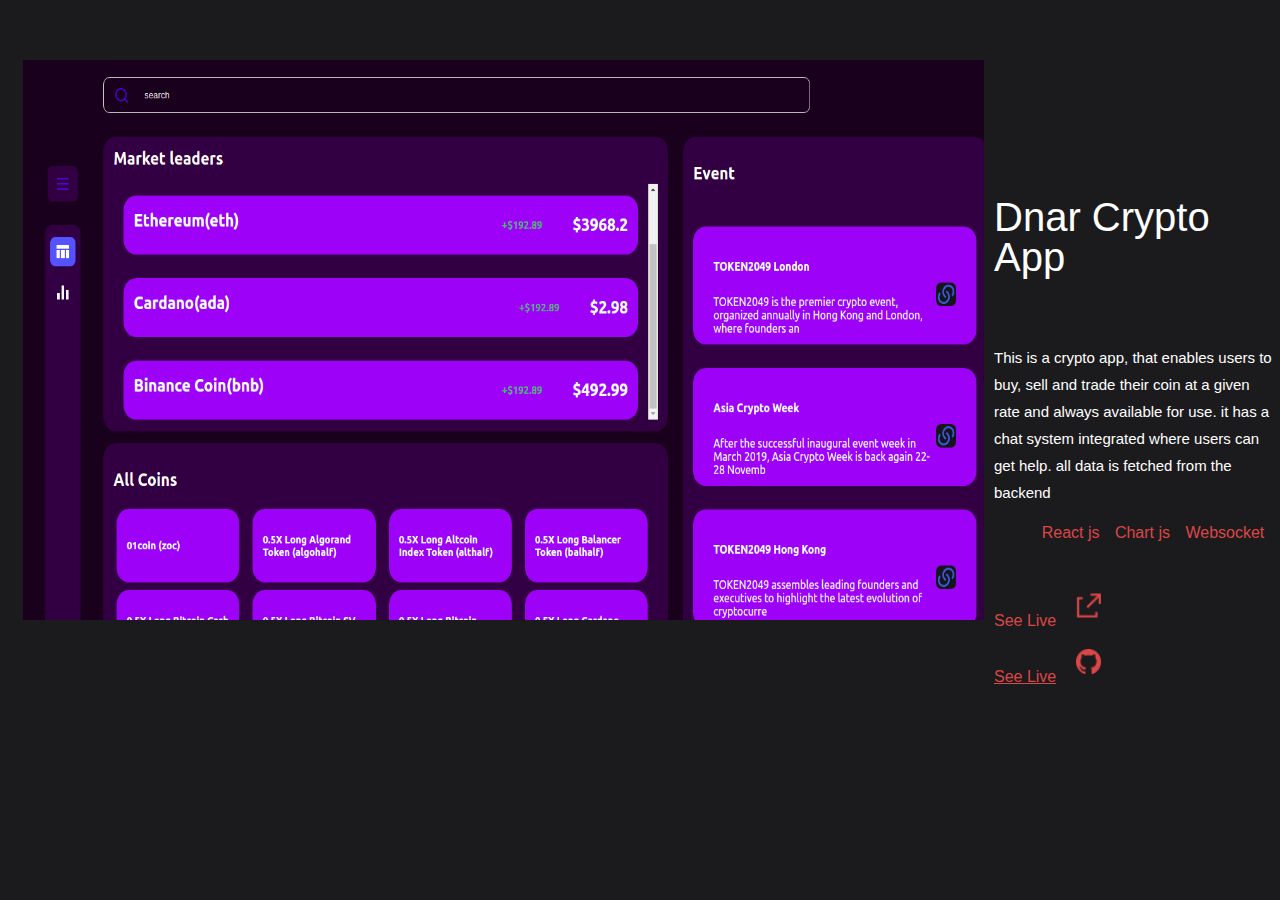
<file: showpage/show6.html>
<!DOCTYPE html>
<html lang="en">
  <head>
    <meta charset="UTF-8" />
    <meta http-equiv="X-UA-Compatible" content="IE=edge" />
    <meta name="viewport" content="width=device-width, initial-scale=1.0" />
    <link rel="stylesheet" href="./show.css" />
    <link rel="stylesheet" href="../styles.css" />

    <title>Document</title>
  </head>
  <body>
    <section class="project">
      <section class="showcase_card">
        <article class="showcase_story">
          <aside class="story_main">
            <img
              src="../assets/images/dnar.png"
              alt=""
              class="story_left pro"
            />
            <div class="story_right">
              <h5>Dnar Crypto App</h5>
              <p>
                This is a crypto app, that enables users to buy, sell and trade
                their coin at a given rate and always available for use. it has
                a chat system integrated where users can get help. all data is
                fetched from the backend
              </p>
              <ul class="showcase_card_tech">
                <li class="showcase_card_list">React js</li>
                <li class="showcase_card_list">Chart js</li>
                <li class="showcase_card_list">Websocket</li>
              </ul>
              <aside class="live">
                <p>See Live</p>
                <a href="https://github.com/diamond-nicholas/dnarProject"
                  ><img src="../assets/images/Union.png" alt=""
                /></a>
              </aside>
              <aside class="source_code">
                <p class="active">See Live</p>
                <a href="https://github.com/diamond-nicholas/dnarProject"
                  ><img src="../assets/images/github_icon.png" alt=""
                /></a>
              </aside>
            </div>
          </aside>
        </article>
      </section>
    </section>
  </body>
</html>
</file>
<file: styles.css>
* {
  color: #ffffff;
}

.navbar {
  background: #1b1b1e;
}
main {
  background: #1b1b1e;
}

.main_content {
  background: #1b1b1e;
  padding-left: 16px;
  padding-right: 16px;
}
.ellipse {
  display: flex;
  justify-content: space-between;
  padding-top: 30px;
}
.main_content_greet {
  font-family: 'Poppins', sans-serif;
  font-size: 12px;
  line-height: 18px;
  padding-top: 30px;
}
.ellipse img {
  width: 63px;
  /* margin-left: 240px; */
}
.main_content_name {
  font-family: 'Playfair Display', serif;
  font-size: 50px;
  line-height: 100%;
  padding-top: 2px;
}
.main_content_text {
  font-family: 'Poppins', sans-serif;
  font-size: 12px;
  line-height: 18px;
  padding-top: 10px;
  padding-left: 5px;
  padding-right: 5px;
}
.see_my_works h3 {
  padding-top: 18px;
  padding-left: 5px;
  padding-bottom: 6px;
  font-weight: 500;
  font-size: 18px;
  line-height: 21px;
  color: #db4747;
  font-family: 'Roboto', sans-serif;
}
.border {
  border: 1px solid #ffffff;
  width: 20%;
  margin: 0 auto;
}
.icon_links {
  display: flex;
  justify-content: space-around;
  padding-top: 8px;
}
.works {
  font-size: 30px;
}
.recent_works p {
  padding-top: 192px;
  padding-left: 5px;
  font-family: 'Poppins', sans-serif;
  font-style: normal;
  font-weight: normal;
  font-size: 12px;
  line-height: 18px;
  color: #ffffff;
}
.recent_works h4 {
  font-family: 'Playfair Display', sans-serif;
  font-style: normal;
  font-weight: normal;
  font-size: 50px;
  line-height: 100%;
  color: #ffffff;
  padding-top: 1px;
  padding-right: 5px;
  padding-left: 5px;
  padding-bottom: 20px;
}
.showcase_story {
  padding-top: 20px;
}
.story_main {
  display: flex;
  flex-direction: column;
}
.border2 {
  border: 1px solid #ffffff;
  width: 60%;
  margin: 10px auto;
  margin-top: 17px;
}
.story_main img {
  width: 320px;
  height: 188px;
}
.story_right {
  padding-left: 10px;
  padding-top: 70px;
}
.story_right h5 {
  font-family: 'Playfair Display', sans-serif;
  font-style: normal;
  font-weight: normal;
  font-size: 30px;
  line-height: 100%;
  color: #ffffff;
}
.story_right p {
  font-family: 'Poppins', sans-serif;
  font-style: normal;
  font-weight: normal;
  font-size: 15px;
  line-height: 27px;
  color: #ffffff;
  max-width: 600px;
}
.story_right .showcase_card_tech {
  display: flex;
  justify-content: space-around;
  margin-bottom: 30px;
}
.showcase_card_list {
  list-style: none;
  font-family: 'Poppins', sans-serif;
  font-weight: 500;
  font-size: 16px;
  line-height: 21px;
  color: #db4747;
}
.story_right .showcase_button {
  font-family: 'Poppins', sans-serif;
  background: #db4747;
  font-family: 'Poppins', sans-serif;
  font-style: normal;
  font-weight: 500;
  font-size: 16px;
  line-height: 24px;
  text-align: center;
}
.about_me_header .first {
  font-family: 'Poppins', sans-serif;
  font-style: normal;
  font-weight: normal;
  font-size: 12px;
  line-height: 18px;
  padding-top: 192px;
  padding-left: 5px;
}
.about_me_header h2 {
  font-family: 'Playfair Display', sans-serif;
  font-style: normal;
  font-weight: normal;
  font-size: 50px;
  line-height: 100%;
  padding-top: 1px;
  padding-right: 5px;
  padding-left: 5px;
  padding-bottom: 20px;
}
.about_me_header .details {
  font-family: 'Poppins', sans-serif;
  font-style: normal;
  font-weight: normal;
  font-size: 12px;
  line-height: 18px;
  padding: 30px 16px 25px 16px;
}
.about_me_header .collaboration button {
  background: #db4747;
  box-shadow: 0px 2px 6px rgba(0, 0, 0, 0.25);
  border-radius: 4px;
}
.about_me_header .collaboration .btn {
  font-family: 'Poppins', sans-serif;
  font-style: normal;
  font-weight: 500;
  font-size: 16px;
  line-height: 24px;
}
.skills {
  padding: 58px 41px 24px 41px;
}
.skills_card {
  background: #212123;
  box-shadow: 0px 1.91837px 23.0204px hsl(240, 2%, 13%);
  border-radius: 3.83673px;
}
.skills_card .icon {
  margin-top: 8px;
  margin-left: 24px;
  margin-bottom: 24px;
}
.skills_card h6 {
  font-family: 'Poppins', sans-serif;
  font-style: normal;
  font-weight: bold;
  font-size: 16px;
  line-height: 24px;
  margin-left: 24px;
  margin-bottom: 18px;
  margin-top: 8px;
}
.skills_card ul {
  padding: 8px 80px 24px 24px;
}
.skills_card li {
  font-family: 'Poppins', sans-serif;
  font-style: normal;
  font-weight: normal;
  font-size: 14px;
  line-height: 21px;
  letter-spacing: -0.0525em;
  color: #7d7c84;
  list-style: none;
}
.get_started {
  background-color: #212123;
  padding-left: 16px;
  padding-right: 16px;
}
.get_started_interest {
  font-family: 'Poppins', sans-serif;
  font-style: normal;
  font-weight: normal;
  font-size: 12px;
  line-height: 18px;
  padding-top: 86px;
}
.get_started_header {
  font-family: 'Playfair Display', sans-serif;
  font-style: normal;
  font-weight: normal;
  font-size: 50px;
  line-height: 100%;
  padding-top: 0px;
}
.get_started_description {
  font-family: 'Poppins', sans-serif;
  font-style: normal;
  font-weight: normal;
  font-size: 12px;
  line-height: 18px;
  padding-top: 30px;
}
.get_started_form {
  padding-top: 40px;
  padding-bottom: 106px;
}
#name2,
#email2,
#description1 {
  background: #101010;
  border: 1px solid #101010;
  box-sizing: border-box;
  border-radius: 4px;
}
#name2:hover,
#email2:hover,
#description1:hover {
  border: 1px solid #db4747;
}
.get_started_btn {
  background: #db4747;
  font-family: 'Poppins', sans-serif;
  font-style: normal;
  font-weight: 500;
  font-size: 16px;
  line-height: 24px;
}
.get_started_line {
  border: 1px solid rgba(255, 255, 255, 0.1);
  transform: rotate(180deg);
}
.resume {
  display: flex;
  padding-top: 20px;
}
.resume p {
  font-family: 'Poppins', sans-serif;
  font-style: normal;
  font-weight: 500;
  font-size: 16px;
  line-height: 24px;
  color: #db4747;
}
.resume img {
  margin-left: 20px;
  width: 25px;
  height: 25px;
}
.icon_links2 {
  display: flex;
  justify-content: space-around;
  padding-top: 36px;
  padding-bottom: 50px;
}
.project {
  margin-top: 40px;
  padding-left: 15px;
}
.story_main .pro {
  margin-left: 0px;
}
.live {
  display: flex;
  padding-top: 20px;
}
.live p {
  font-family: 'Poppins', sans-serif;
  font-style: normal;
  font-weight: 500;
  font-size: 16px;
  line-height: 24px;
  color: #db4747;
}
.live img {
  margin-left: 20px;
  width: 25px;
  height: 25px;
}
.source_code {
  display: flex;
}
.source_code p {
  font-family: 'Poppins', sans-serif;
  font-style: normal;
  font-weight: 500;
  font-size: 16px;
  line-height: 24px;
  color: #db4747;
  text-decoration: underline;
}
.source_code img {
  margin-left: 20px;
  width: 25px;
  height: 25px;
}

@media (min-width: 768px) {
  .main_article {
    display: flex;
  }
  .left .ellipse p {
    padding-top: 302px;
    padding-left: 547px;
    /* padding-right: 307px; */
  }
  .left .ellipse img {
    width: 100px;
    height: 100px;
    margin-top: 302px;
    /* margin-left: 94px; */
  }
  .left .main_content_name {
    padding-left: 547px;
    /* font-size: 110px; */
    /* line-height: 100%; */
  }
  .left .main_content_text {
    padding-left: 547px;
  }
  .left .see_my_works {
    display: flex;
    align-items: baseline;
    padding-left: 547px;
  }
  .see_my_works h3 {
    font-weight: 500;
    font-size: 18px;
    line-height: 21px;
  }
  .see_my_works .border {
    margin-left: 20px;
  }
  .icon_links .works {
    margin-left: 17px;
    padding-left: 5px;
  }
  .left .recent_works {
    margin-left: 286px;
  }
  .desktop_nav {
    margin-top: 267px;
  }
  .desktop_nav ul li {
    transform: rotate(90deg);
    padding: 20px 58px 30px 247px;
    list-style: none;
    font-family: 'Poppins', sans-serif;
    font-style: normal;
    font-weight: normal;
    font-size: 16px;
    line-height: 24px;
  }
  /* skipped the showcase section */
  .order {
    display: flex;
  }
  .about_me {
    order: 2;
    margin-top: 110px;
    max-width: 550px;
  }
  .skills {
    order: 1;
    margin-top: 150px;
    margin-left: 169px;
    margin-bottom: 150px;
    display: grid;
    grid-template-columns: 1fr 1fr;
    grid-gap: 24px;
  }
  .get_started {
    padding-left: 359px;
    padding-right: 517px;
  }
  .story_main {
    display: flex;
    flex-direction: row;
  }
  .story_main img {
    width: 961px;
    height: 560px;
  }

  .story_right h5 {
    font-size: 40px;
  }
  .border2 {
    visibility: hidden;
  }
  .live {
    display: flex;
    padding-top: 20px;
  }
  .live p {
    font-family: 'Poppins', sans-serif;
    font-style: normal;
    font-weight: 500;
    font-size: 16px;
    line-height: 24px;
    color: #db4747;
  }
  .live img {
    margin-left: 20px;
    width: 25px;
    height: 25px;
  }
  .source_code {
    display: flex;
  }
  .source_code p {
    font-family: 'Poppins', sans-serif;
    font-style: normal;
    font-weight: 500;
    font-size: 16px;
    line-height: 24px;
    color: #db4747;
    text-decoration: underline;
  }
  .source_code img {
    margin-left: 20px;
    width: 25px;
    height: 25px;
  }
}
</file>
<file: showpage/show.css>
* {
    background-color: #1b1b1e;
    color: #ffffff;
}
</file>
